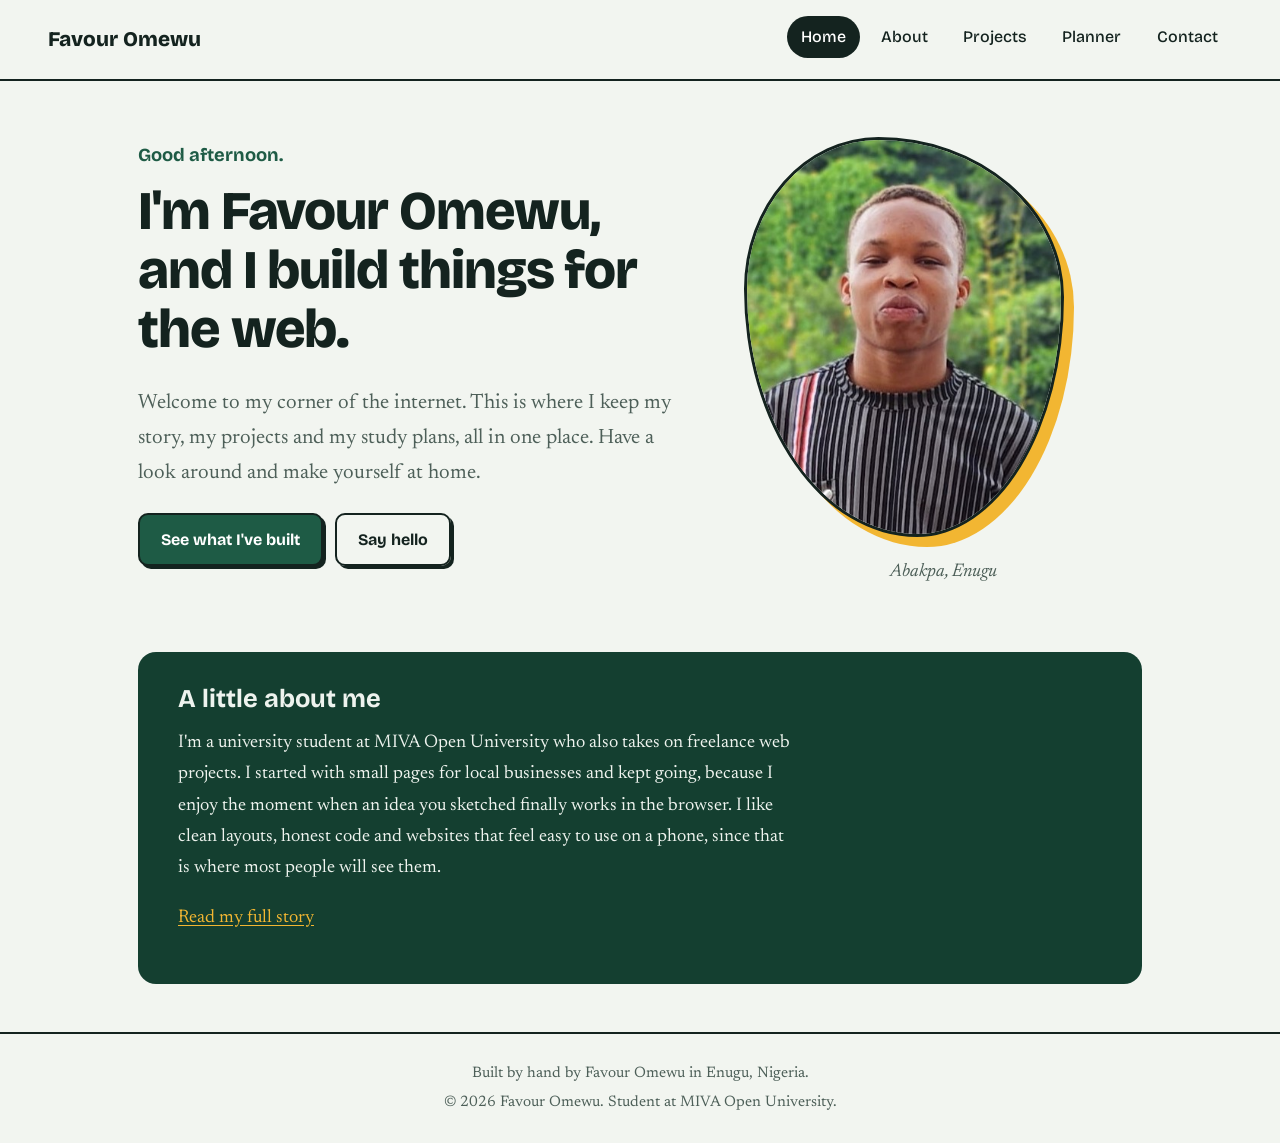
<file: index.html>
<!DOCTYPE html>
<html lang="en">
<head>
<meta charset="UTF-8">
<meta name="viewport" content="width=device-width, initial-scale=1">
<meta name="description" content="Favour Omewu, student and web developer at Miva Open University.">
<title>Home | Favour Omewu</title>
<link rel="preconnect" href="https://fonts.googleapis.com">
<link href="https://fonts.googleapis.com/css2?family=Bricolage+Grotesque:wght@500;700;800&family=Newsreader:ital,wght@0,400;0,500;1,400&display=swap" rel="stylesheet">
<link rel="stylesheet" href="style.css">
</head>
<body>
<a class="skip" href="#main">Skip to content</a>
<header class="site-header">
  <a class="logo" href="index.html">Favour Omewu</a>
  <button class="menu-btn" id="menuBtn" aria-expanded="false" aria-controls="nav">Menu</button>
  <nav id="nav" aria-label="Main"><ul><li><a href="index.html" aria-current="page">Home</a></li><li><a href="about.html">About</a></li><li><a href="projects.html">Projects</a></li><li><a href="planner.html">Planner</a></li><li><a href="contact.html">Contact</a></li></ul></nav>
</header>
<main id="main">
<section class="hero">
  <div class="hero-text">
    <p class="greet" id="greeting">Hello there.</p>
    <h1>I'm Favour Omewu, and I build things for the web.</h1>
    <p class="lead">Welcome to my corner of the internet. This is where I keep my story, my projects and my study plans, all in one place. Have a look around and make yourself at home.</p>
    <p class="actions"><a class="btn" href="projects.html">See what I've built</a> <a class="btn ghost" href="contact.html">Say hello</a></p>
  </div>
  <figure class="portrait">
    <img src="profile.jpg" alt="Portrait of Favour Omewu" onerror="this.remove()">
    <figcaption>Abakpa, Enugu</figcaption>
  </figure>
</section>
<section class="band">
  <h2>A little about me</h2>
  <p>I'm a university student at MIVA Open University who also takes on freelance web projects. I started with small pages for local businesses and kept going, because I enjoy the moment when an idea you sketched finally works in the browser. I like clean layouts, honest code and websites that feel easy to use on a phone, since that is where most people will see them.</p>
  <p><a href="about.html">Read my full story</a></p>
</section>
</main>
<footer class="site-footer">
  <p>Built by hand by Favour Omewu in Enugu, Nigeria.</p>
  <p>&copy; <span id="year">2026</span> Favour Omewu. Student at MIVA Open University.</p>
</footer>
<script src="script.js"></script>
</body>
</html>
</file>
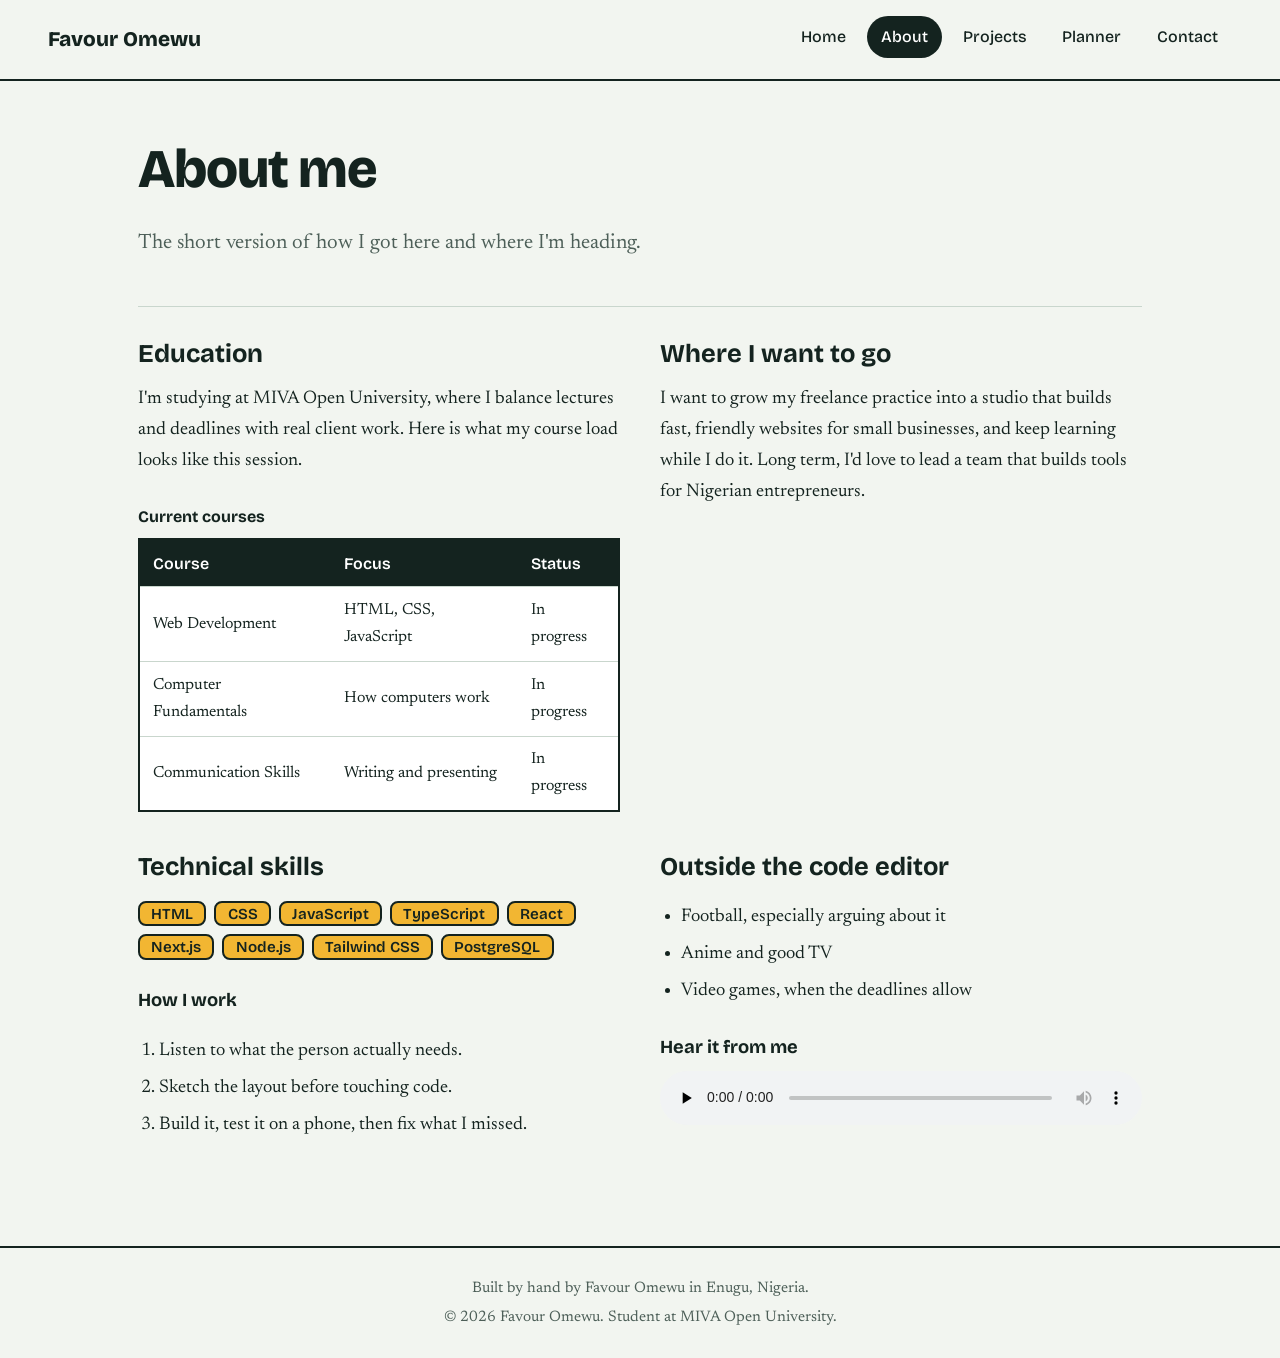
<file: about.html>
<!DOCTYPE html>
<html lang="en">
<head>
<meta charset="UTF-8">
<meta name="viewport" content="width=device-width, initial-scale=1">
<meta name="description" content="Favour Omewu, student and web developer at Miva Open University.">
<title>About | Favour Omewu</title>
<link rel="preconnect" href="https://fonts.googleapis.com">
<link href="https://fonts.googleapis.com/css2?family=Bricolage+Grotesque:wght@500;700;800&family=Newsreader:ital,wght@0,400;0,500;1,400&display=swap" rel="stylesheet">
<link rel="stylesheet" href="style.css">
</head>
<body>
<a class="skip" href="#main">Skip to content</a>
<header class="site-header">
  <a class="logo" href="index.html">Favour Omewu</a>
  <button class="menu-btn" id="menuBtn" aria-expanded="false" aria-controls="nav">Menu</button>
  <nav id="nav" aria-label="Main"><ul><li><a href="index.html">Home</a></li><li><a href="about.html" aria-current="page">About</a></li><li><a href="projects.html">Projects</a></li><li><a href="planner.html">Planner</a></li><li><a href="contact.html">Contact</a></li></ul></nav>
</header>
<main id="main">
<section class="page-head"><h1>About me</h1><p class="lead">The short version of how I got here and where I'm heading.</p></section>
<section class="split">
  <article>
    <h2>Education</h2>
    <p>I'm studying at MIVA Open University, where I balance lectures and deadlines with real client work. Here is what my course load looks like this session.</p>
    <table>
      <caption>Current courses</caption>
      <thead><tr><th scope="col">Course</th><th scope="col">Focus</th><th scope="col">Status</th></tr></thead>
      <tbody>
        <tr><td>Web Development</td><td>HTML, CSS, JavaScript</td><td>In progress</td></tr>
        <tr><td>Computer Fundamentals</td><td>How computers work</td><td>In progress</td></tr>
        <tr><td>Communication Skills</td><td>Writing and presenting</td><td>In progress</td></tr>
      </tbody>
    </table>
  </article>
  <article>
    <h2>Where I want to go</h2>
    <p>I want to grow my freelance practice into a studio that builds fast, friendly websites for small businesses, and keep learning while I do it. Long term, I'd love to lead a team that builds tools for Nigerian entrepreneurs.</p>
  </article>
</section>
<section class="split">
  <article>
    <h2>Technical skills</h2>
    <ul class="chips">
      <li>HTML</li><li>CSS</li><li>JavaScript</li><li>TypeScript</li><li>React</li><li>Next.js</li><li>Node.js</li><li>Tailwind CSS</li><li>PostgreSQL</li>
    </ul>
    <h3>How I work</h3>
    <ol>
      <li>Listen to what the person actually needs.</li>
      <li>Sketch the layout before touching code.</li>
      <li>Build it, test it on a phone, then fix what I missed.</li>
    </ol>
  </article>
  <article>
    <h2>Outside the code editor</h2>
    <ul>
      <li>Football, especially arguing about it</li>
      <li>Anime and good TV</li>
      <li>Video games, when the deadlines allow</li>
    </ul>
    <h3>Hear it from me</h3>
    <audio controls preload="none">
      <source src="intro.m4a" type="audio/mpeg">
      Your browser does not support audio playback.
    </audio>
    <p class="note"></p>
  </article>
</section>
</main>
<footer class="site-footer">
  <p>Built by hand by Favour Omewu in Enugu, Nigeria.</p>
  <p>&copy; <span id="year">2026</span> Favour Omewu. Student at MIVA Open University.</p>
</footer>
<script src="script.js"></script>
</body>
</html>
</file>
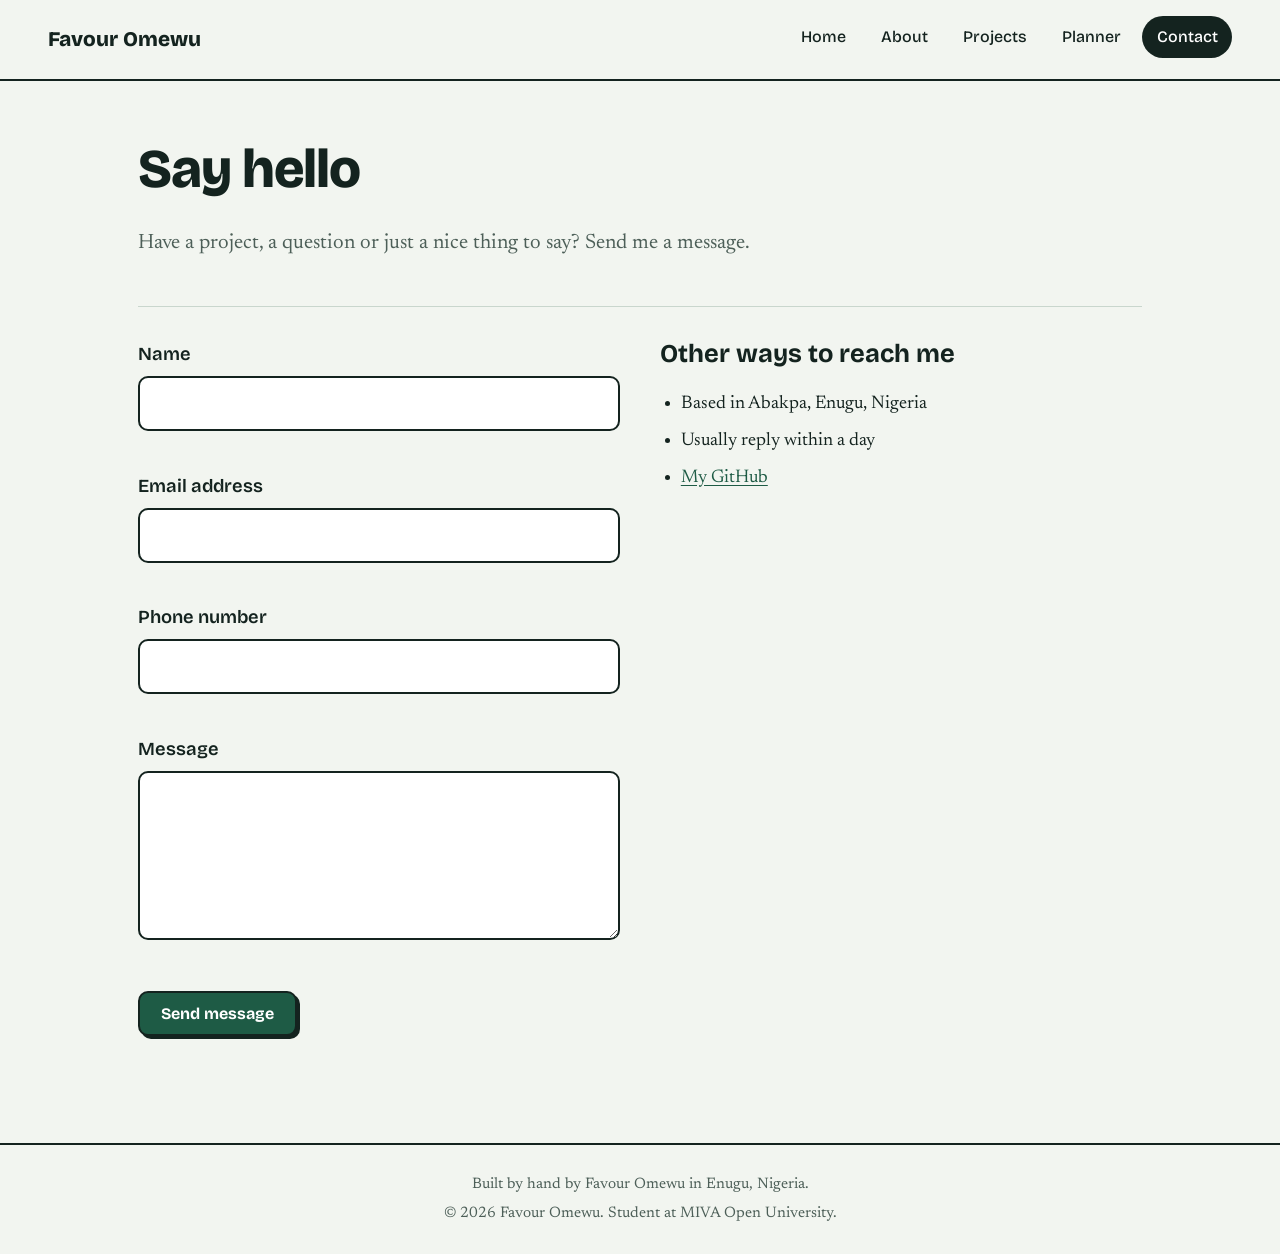
<file: contact.html>
<!DOCTYPE html>
<html lang="en">
<head>
<meta charset="UTF-8">
<meta name="viewport" content="width=device-width, initial-scale=1">
<meta name="description" content="Favour Omewu, student and web developer at Miva Open University.">
<title>Contact | Favour Omewu</title>
<link rel="preconnect" href="https://fonts.googleapis.com">
<link href="https://fonts.googleapis.com/css2?family=Bricolage+Grotesque:wght@500;700;800&family=Newsreader:ital,wght@0,400;0,500;1,400&display=swap" rel="stylesheet">
<link rel="stylesheet" href="style.css">
</head>
<body>
<a class="skip" href="#main">Skip to content</a>
<header class="site-header">
  <a class="logo" href="index.html">Favour Omewu</a>
  <button class="menu-btn" id="menuBtn" aria-expanded="false" aria-controls="nav">Menu</button>
  <nav id="nav" aria-label="Main"><ul><li><a href="index.html">Home</a></li><li><a href="about.html">About</a></li><li><a href="projects.html">Projects</a></li><li><a href="planner.html">Planner</a></li><li><a href="contact.html" aria-current="page">Contact</a></li></ul></nav>
</header>
<main id="main">
<section class="page-head"><h1>Say hello</h1><p class="lead">Have a project, a question or just a nice thing to say? Send me a message.</p></section>
<section class="split">
  <form id="contactForm" novalidate>
    <div class="field"><label for="name">Name</label><input type="text" id="name" name="name" autocomplete="name"><span class="error" id="nameError"></span></div>
    <div class="field"><label for="email">Email address</label><input type="email" id="email" name="email" autocomplete="email"><span class="error" id="emailError"></span></div>
    <div class="field"><label for="phone">Phone number</label><input type="tel" id="phone" name="phone" inputmode="numeric" autocomplete="tel"><span class="error" id="phoneError"></span></div>
    <div class="field"><label for="message">Message</label><textarea id="message" name="message" rows="5"></textarea><span class="error" id="messageError"></span></div>
    <button class="btn" type="submit">Send message</button>
    <p class="success" id="formSuccess" role="status"></p>
  </form>
  <aside>
    <h2>Other ways to reach me</h2>
    <ul>
      <li>Based in Abakpa, Enugu, Nigeria</li>
      <li>Usually reply within a day</li>
      <li><a href="https://github.com/de7ghost-crypto" target="_blank" rel="noopener">My GitHub</a></li>
    </ul>
  </aside>
</section>
</main>
<footer class="site-footer">
  <p>Built by hand by Favour Omewu in Enugu, Nigeria.</p>
  <p>&copy; <span id="year">2026</span> Favour Omewu. Student at MIVA Open University.</p>
</footer>
<script src="script.js"></script>
</body>
</html>
</file>
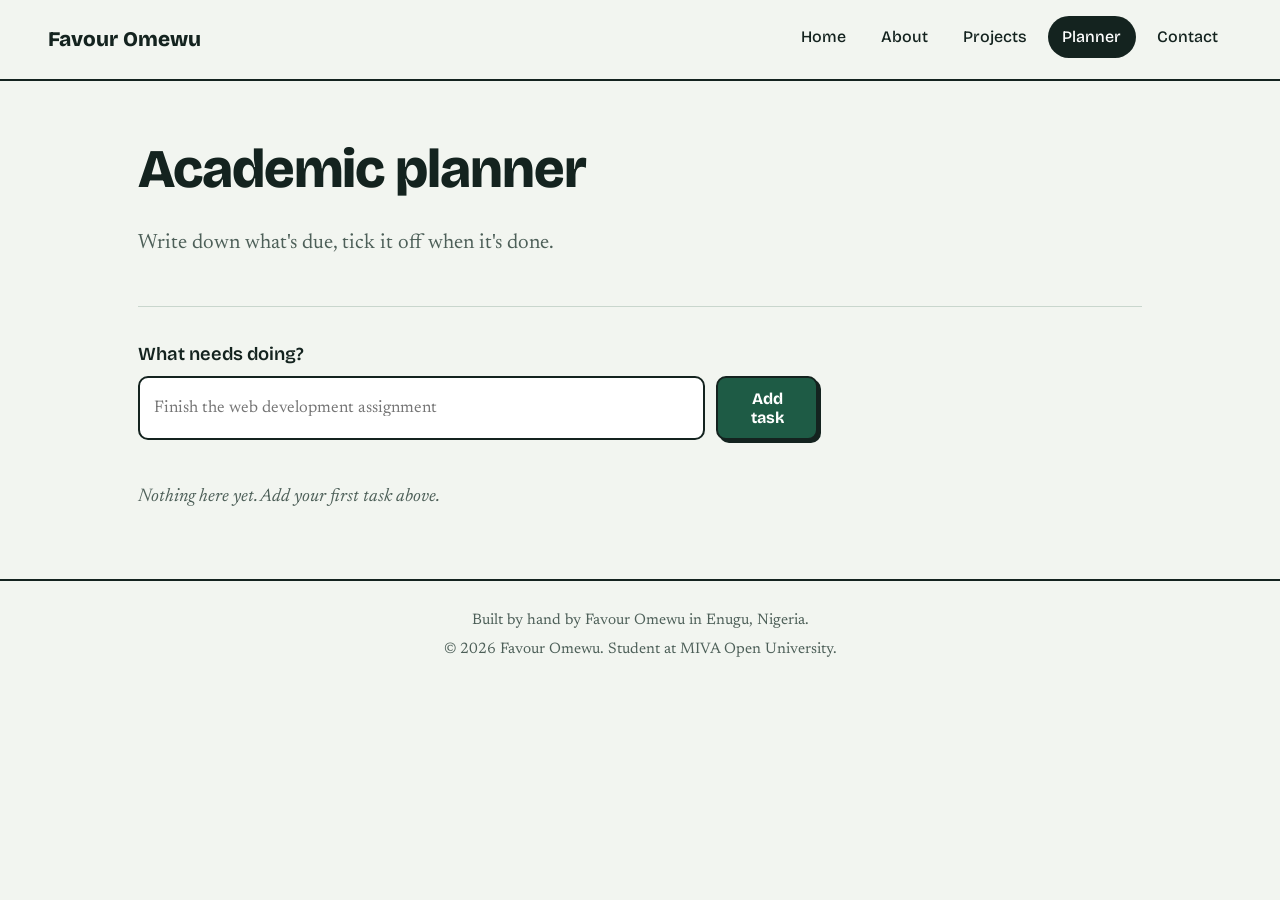
<file: planner.html>
<!DOCTYPE html>
<html lang="en">
<head>
<meta charset="UTF-8">
<meta name="viewport" content="width=device-width, initial-scale=1">
<meta name="description" content="Favour Omewu, student and web developer at Miva Open University.">
<title>Planner | Favour Omewu</title>
<link rel="preconnect" href="https://fonts.googleapis.com">
<link href="https://fonts.googleapis.com/css2?family=Bricolage+Grotesque:wght@500;700;800&family=Newsreader:ital,wght@0,400;0,500;1,400&display=swap" rel="stylesheet">
<link rel="stylesheet" href="style.css">
</head>
<body>
<a class="skip" href="#main">Skip to content</a>
<header class="site-header">
  <a class="logo" href="index.html">Favour Omewu</a>
  <button class="menu-btn" id="menuBtn" aria-expanded="false" aria-controls="nav">Menu</button>
  <nav id="nav" aria-label="Main"><ul><li><a href="index.html">Home</a></li><li><a href="about.html">About</a></li><li><a href="projects.html">Projects</a></li><li><a href="planner.html" aria-current="page">Planner</a></li><li><a href="contact.html">Contact</a></li></ul></nav>
</header>
<main id="main">
<section class="page-head"><h1>Academic planner</h1><p class="lead">Write down what's due, tick it off when it's done.</p></section>
<section class="planner">
  <form id="taskForm" novalidate>
    <label for="taskInput">What needs doing?</label>
    <div class="row">
      <input type="text" id="taskInput" placeholder="Finish the web development assignment" autocomplete="off">
      <button class="btn" type="submit">Add task</button>
    </div>
    <p class="error" id="taskError" role="alert"></p>
  </form>
  <p class="count" id="taskCount" aria-live="polite"></p>
  <ul id="taskList" class="tasks"></ul>
  <p class="empty" id="emptyMsg">Nothing here yet. Add your first task above.</p>
</section>
</main>
<footer class="site-footer">
  <p>Built by hand by Favour Omewu in Enugu, Nigeria.</p>
  <p>&copy; <span id="year">2026</span> Favour Omewu. Student at MIVA Open University.</p>
</footer>
<script src="script.js"></script>
</body>
</html>
</file>
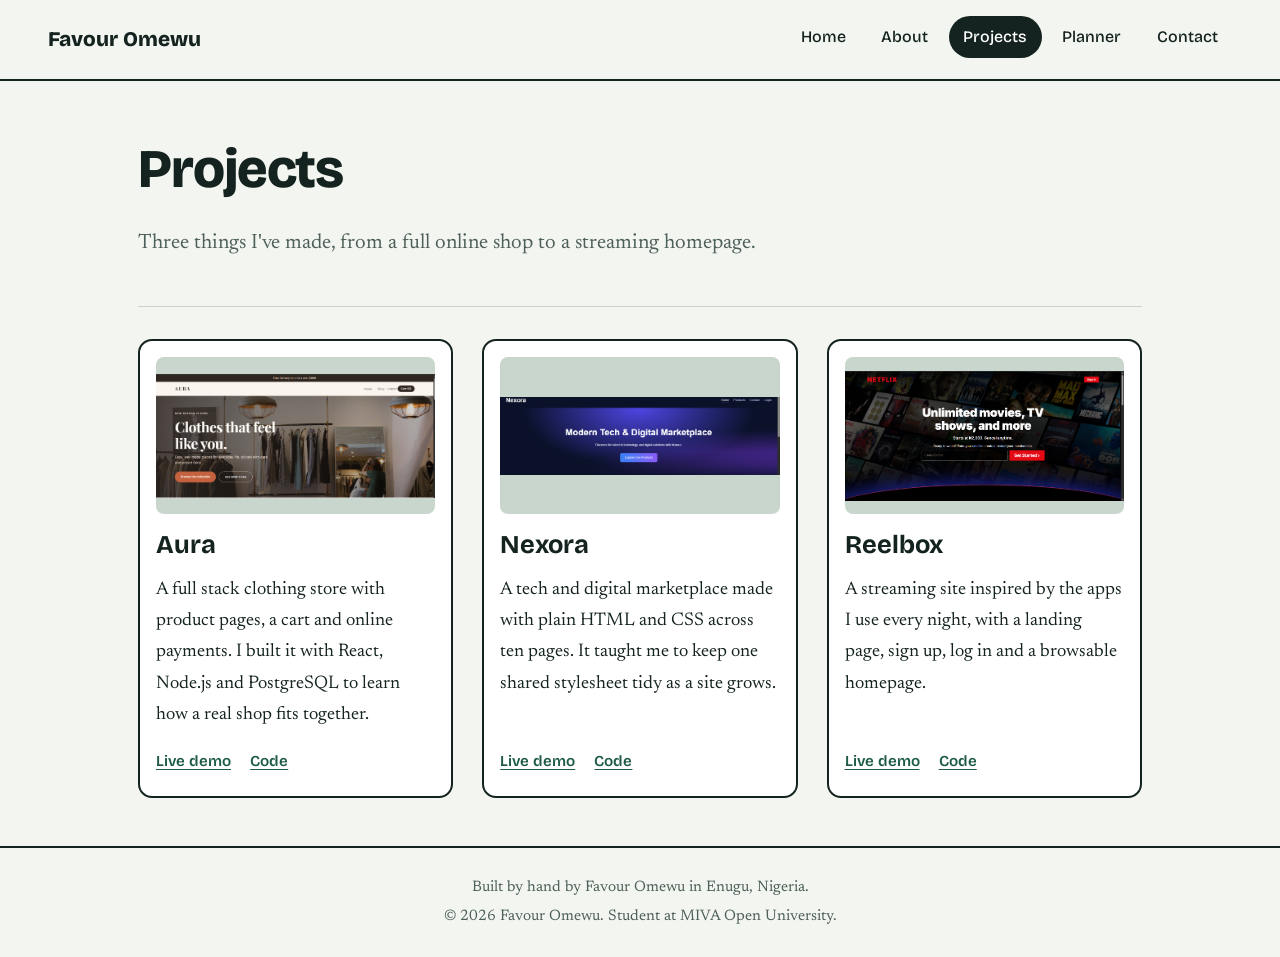
<file: projects.html>
<!DOCTYPE html>
<html lang="en">
<head>
<meta charset="UTF-8">
<meta name="viewport" content="width=device-width, initial-scale=1">
<meta name="description" content="Favour Omewu, student and web developer at Miva Open University.">
<title>Projects | Favour Omewu</title>
<link rel="preconnect" href="https://fonts.googleapis.com">
<link href="https://fonts.googleapis.com/css2?family=Bricolage+Grotesque:wght@500;700;800&family=Newsreader:ital,wght@0,400;0,500;1,400&display=swap" rel="stylesheet">
<link rel="stylesheet" href="style.css">
</head>
<body>
<a class="skip" href="#main">Skip to content</a>
<header class="site-header">
  <a class="logo" href="index.html">Favour Omewu</a>
  <button class="menu-btn" id="menuBtn" aria-expanded="false" aria-controls="nav">Menu</button>
  <nav id="nav" aria-label="Main"><ul><li><a href="index.html">Home</a></li><li><a href="about.html">About</a></li><li><a href="projects.html" aria-current="page">Projects</a></li><li><a href="planner.html">Planner</a></li><li><a href="contact.html">Contact</a></li></ul></nav>
</header>
<main id="main">
<section class="page-head"><h1>Projects</h1><p class="lead">Three things I've made, from a full online shop to a streaming homepage.</p></section>
<section class="grid">
  <article class="project">
    <figure class="shot "><img src="AURA.png" alt="Screenshot of the Aura clothing store" loading="lazy" onerror="this.remove()"></figure>
    <h2>Aura</h2>
    <p>A full stack clothing store with product pages, a cart and online payments. I built it with React, Node.js and PostgreSQL to learn how a real shop fits together.</p>
    <p class="links"><a href="https://aura-store-drab.vercel.app" target="_blank" rel="noopener">Live demo</a> <a href="https://github.com/de7ghost-crypto/aura-store" target="_blank" rel="noopener">Code</a></p>
  </article>
  <article class="project">
    <figure class="shot "><img src="Nexora.png" alt="Screenshot of the Nexora marketplace" loading="lazy" onerror="this.remove()"></figure>
    <h2>Nexora</h2>
    <p>A tech and digital marketplace made with plain HTML and CSS across ten pages. It taught me to keep one shared stylesheet tidy as a site grows.</p>
    <p class="links"><a href="https://nexora-pearl-ten.vercel.app" target="_blank" rel="noopener">Live demo</a> <a href="https://github.com/de7ghost-crypto/Nexora" target="_blank" rel="noopener">Code</a></p>
  </article>
  <article class="project">
    <figure class="shot "><img src="Reelbox.png" alt="Screenshot of the Reelbox streaming site" loading="lazy" onerror="this.remove()"></figure>
    <h2>Reelbox</h2>
    <p>A streaming site inspired by the apps I use every night, with a landing page, sign up, log in and a browsable homepage.</p>
    <p class="links"><a href="https://cloned-netflix-website.vercel.app" target="_blank" rel="noopener">Live demo</a> <a href="https://github.com/de7ghost-crypto/cloned-netflix-website" target="_blank" rel="noopener">Code</a></p>
  </article>
</section>
</main>
<footer class="site-footer">
  <p>Built by hand by Favour Omewu in Enugu, Nigeria.</p>
  <p>&copy; <span id="year">2026</span> Favour Omewu. Student at MIVA Open University.</p>
</footer>
<script src="script.js"></script>
</body>
</html>
</file>
<file: style.css>
:root {
  --bg: #f2f5f0;
  --ink: #14231f;
  --muted: #4d5f58;
  --green: #1e5b45;
  --green-dark: #143f30;
  --sun: #f2b632;
  --line: #c9d6cd;
  --card: #ffffff;
  --err: #b3261e;
  --head: "Bricolage Grotesque",system-ui,sans-serif;
  --body: "Newsreader",Georgia,serif;
}

* {
  box-sizing: border-box;
}

html {
  scroll-behavior: smooth;
}

body {
  margin: 0;
  background: var(--bg);
  color: var(--ink);
  font: 1.15rem/1.7 var(--body);
}

h1,
h2,
h3,
.logo,
.btn,
nav a,
label,
th,
caption {
  font-family: var(--head);
}

h1 {
  font-size: clamp(2rem,5vw,3.4rem);
  line-height: 1.08;
  margin: .2em 0 .5em;
  font-weight: 800;
  letter-spacing: -.02em;
}

h2 {
  font-size: 1.6rem;
  margin: 0 0 .5em;
  line-height: 1.2;
}

h3 {
  font-size: 1.15rem;
  margin: 1.4em 0 .4em;
}

p {
  margin: 0 0 1em;
  max-width: 62ch;
}

a {
  color: var(--green);
  text-underline-offset: 3px;
}

a:hover {
  color: var(--green-dark);
}

:focus-visible {
  outline: 3px solid var(--sun);
  outline-offset: 2px;
}

.skip {
  position: absolute;
  left: -999px;
}

.skip:focus {
  left: 1rem;
  top: 1rem;
  background: #fff;
  padding: .5rem 1rem;
  z-index: 20;
}

/* header and navigation */
.site-header {
  display: flex;
  align-items: center;
  justify-content: space-between;
  flex-wrap: wrap;
  gap: .5rem;
  padding: 1rem clamp(1rem,5vw,3rem);
  border-bottom: 2px solid var(--ink);
  background: var(--bg);
  position: sticky;
  top: 0;
  z-index: 10;
}

.logo {
  font-weight: 800;
  font-size: 1.3rem;
  color: var(--ink);
  text-decoration: none;
}

nav ul {
  display: flex;
  gap: .4rem;
  list-style: none;
  margin: 0;
  padding: 0;
}

nav a {
  display: block;
  padding: .45rem .9rem;
  border-radius: 999px;
  color: var(--ink);
  text-decoration: none;
  font-weight: 500;
  font-size: 1rem;
  transition: background .2s,color .2s;
}

nav a:hover {
  background: var(--line);
}

nav a[aria-current="page"] {
  background: var(--ink);
  color: #fff;
}

.menu-btn {
  display: none;
  font: 600 1rem var(--head);
  background: var(--ink);
  color: #fff;
  border: 0;
  border-radius: 999px;
  padding: .5rem 1.1rem;
  cursor: pointer;
}

main {
  padding: 0 clamp(1rem,5vw,3rem) 3rem;
  max-width: 1100px;
  margin: 0 auto;
}

/* hero */
.hero {
  display: grid;
  grid-template-columns: 1.4fr 1fr;
  gap: 3rem;
  align-items: center;
  padding: 3.5rem 0 2.5rem;
}

.greet {
  font-family: var(--head);
  font-weight: 700;
  color: var(--green);
  margin: 0;
}

.lead {
  font-size: 1.3rem;
  color: var(--muted);
}

.actions {
  display: flex;
  flex-wrap: wrap;
  gap: .8rem;
}

.portrait {
  margin: 0;
  justify-self: center;
  animation: settle .9s ease-out both;
}

.portrait img {
  display: block;
  width: min(100%,320px);
  aspect-ratio: 4/5;
  object-fit: cover;
  border-radius: 42% 58% 46% 54% / 38% 40% 60% 62%;
  border: 3px solid var(--ink);
  box-shadow: 10px 10px 0 var(--sun);
  background: var(--green);
}

.portrait figcaption {
  font-style: italic;
  text-align: center;
  margin-top: 1.2rem;
  color: var(--muted);
}

@keyframes settle {
  from {
    opacity: 0;
    transform: rotate(-4deg) translateY(14px);
  }
  to {
    opacity: 1;
    transform: none;
  }
}

/* buttons */
.btn {
  display: inline-block;
  font-weight: 700;
  font-size: 1rem;
  background: var(--green);
  color: #fff;
  border: 2px solid var(--ink);
  border-radius: 10px;
  padding: .7rem 1.3rem;
  text-decoration: none;
  cursor: pointer;
  box-shadow: 3px 3px 0 var(--ink);
  transition: transform .15s,box-shadow .15s;
}

.btn:hover {
  color: #fff;
  transform: translate(-2px,-2px);
  box-shadow: 5px 5px 0 var(--ink);
}

.btn:active {
  transform: none;
  box-shadow: 1px 1px 0 var(--ink);
}

.btn.ghost {
  background: transparent;
  color: var(--ink);
}

.btn.ghost:hover {
  color: var(--ink);
  background: #fff;
}

/* sections */
.band {
  background: var(--green-dark);
  color: #eef3ee;
  border-radius: 18px;
  padding: 2rem clamp(1.2rem,4vw,2.5rem);
  margin-top: 1.5rem;
}

.band a {
  color: var(--sun);
}

.page-head {
  padding: 3rem 0 1.5rem;
  border-bottom: 1px solid var(--line);
  margin-bottom: 2rem;
}

.split {
  display: grid;
  grid-template-columns: repeat(auto-fit,minmax(280px,1fr));
  gap: 2.5rem;
  margin-bottom: 2.5rem;
}

.note {
  font-size: .95rem;
  font-style: italic;
  color: var(--muted);
}

.band .note {
  color: #b9c8bf;
}

/* lists, chips, table */
ul,
ol {
  padding-left: 1.3rem;
}

li {
  margin-bottom: .35rem;
}

.chips {
  list-style: none;
  padding: 0;
  display: flex;
  flex-wrap: wrap;
  gap: .5rem;
}

.chips li {
  background: var(--sun);
  border: 2px solid var(--ink);
  border-radius: 8px;
  padding: .1rem .7rem;
  font: 600 .95rem var(--head);
  margin: 0;
}

table {
  width: 100%;
  border-collapse: collapse;
  background: var(--card);
  border: 2px solid var(--ink);
  font-size: 1rem;
}

caption {
  text-align: left;
  font-weight: 700;
  padding: .5rem 0;
}

th,
td {
  text-align: left;
  padding: .6rem .8rem;
  border-bottom: 1px solid var(--line);
}

th {
  background: var(--ink);
  color: #fff;
  font-weight: 600;
}

tbody tr:hover {
  background: #e8efe9;
}

audio,
video {
  width: 100%;
  max-width: 640px;
  border-radius: 10px;
}

/* projects */
.grid {
  display: grid;
  grid-template-columns: repeat(auto-fit,minmax(290px,1fr));
  gap: 1.8rem;
}

.project {
  display: flex;
  flex-direction: column;
  background: var(--card);
  border: 2px solid var(--ink);
  border-radius: 14px;
  padding: 1rem 1rem .4rem;
  transition: transform .2s;
}

.project .links {
  margin-top: auto;
}

.project:hover {
  transform: translateY(-4px);
}

.shot {
  margin: 0 0 1rem;
  aspect-ratio: 16/9;
  border-radius: 8px;
  background: var(--line);
  overflow: hidden;
}

.shot img {
  width: 100%;
  height: 100%;
  object-fit: contain;
  display: block;
}

.links {
  display: flex;
  gap: 1.2rem;
  font-family: var(--head);
  font-weight: 600;
  font-size: .95rem;
}

/* planner */
.planner {
  max-width: 680px;
}

.row {
  display: flex;
  gap: .7rem;
}

input,
textarea {
  font: inherit;
  font-size: 1.05rem;
  width: 100%;
  padding: .7rem .9rem;
  border: 2px solid var(--ink);
  border-radius: 10px;
  background: #fff;
  color: var(--ink);
}

input:focus,
textarea:focus {
  outline: 3px solid var(--sun);
  outline-offset: 1px;
}

label {
  display: block;
  font-weight: 600;
  margin-bottom: .35rem;
}

.tasks {
  list-style: none;
  padding: 0;
  margin: 1rem 0;
}

.tasks li {
  display: flex;
  align-items: center;
  gap: .8rem;
  background: #fff;
  border: 2px solid var(--ink);
  border-radius: 10px;
  padding: .6rem .9rem;
  margin-bottom: .6rem;
}

.tasks input[type=checkbox] {
  width: 1.3rem;
  height: 1.3rem;
  accent-color: var(--green);
  flex: none;
}

.tasks .text {
  flex: 1;
  transition: color .2s;
}

.tasks li.done .text {
  text-decoration: line-through;
  color: var(--muted);
}

.tasks li.pop {
  animation: pop .25s ease-out;
}

@keyframes pop {
  from {
    transform: scale(.96);
    opacity: 0;
  }
  to {
    transform: none;
    opacity: 1;
  }
}

.del {
  font: 600 .9rem var(--head);
  background: none;
  border: 2px solid var(--err);
  color: var(--err);
  border-radius: 8px;
  padding: .25rem .7rem;
  cursor: pointer;
}

.del:hover {
  background: var(--err);
  color: #fff;
}

.count {
  font-family: var(--head);
  font-weight: 600;
  color: var(--green);
}

.empty {
  font-style: italic;
  color: var(--muted);
}

/* contact form */
.field {
  margin-bottom: 1.1rem;
}

.error {
  display: block;
  color: var(--err);
  font-size: .95rem;
  min-height: 1.2em;
  margin-top: .25rem;
}

.field.invalid input,
.field.invalid textarea {
  border-color: var(--err);
}

.success {
  color: var(--green);
  font-weight: 600;
  margin-top: 1rem;
}

.site-footer {
  border-top: 2px solid var(--ink);
  padding: 1.5rem clamp(1rem,5vw,3rem);
  text-align: center;
  font-size: .95rem;
  color: var(--muted);
}

.site-footer p {
  margin: .2rem auto;
}

/* mobile */
@media (max-width: 760px) {
  .menu-btn {
    display: block;
  }
  nav {
    display: none;
    width: 100%;
  }
  nav.open {
    display: block;
  }
  nav ul {
    flex-direction: column;
    padding: .5rem 0;
  }
  .hero {
    grid-template-columns: 1fr;
    gap: 2rem;
    padding-top: 2rem;
  }
  .portrait {
    order: -1;
  }
  .row {
    flex-direction: column;
  }
}

@media (prefers-reduced-motion: reduce) {
  * {
    animation: none !important;
    transition: none !important;
  }
}
</file>
